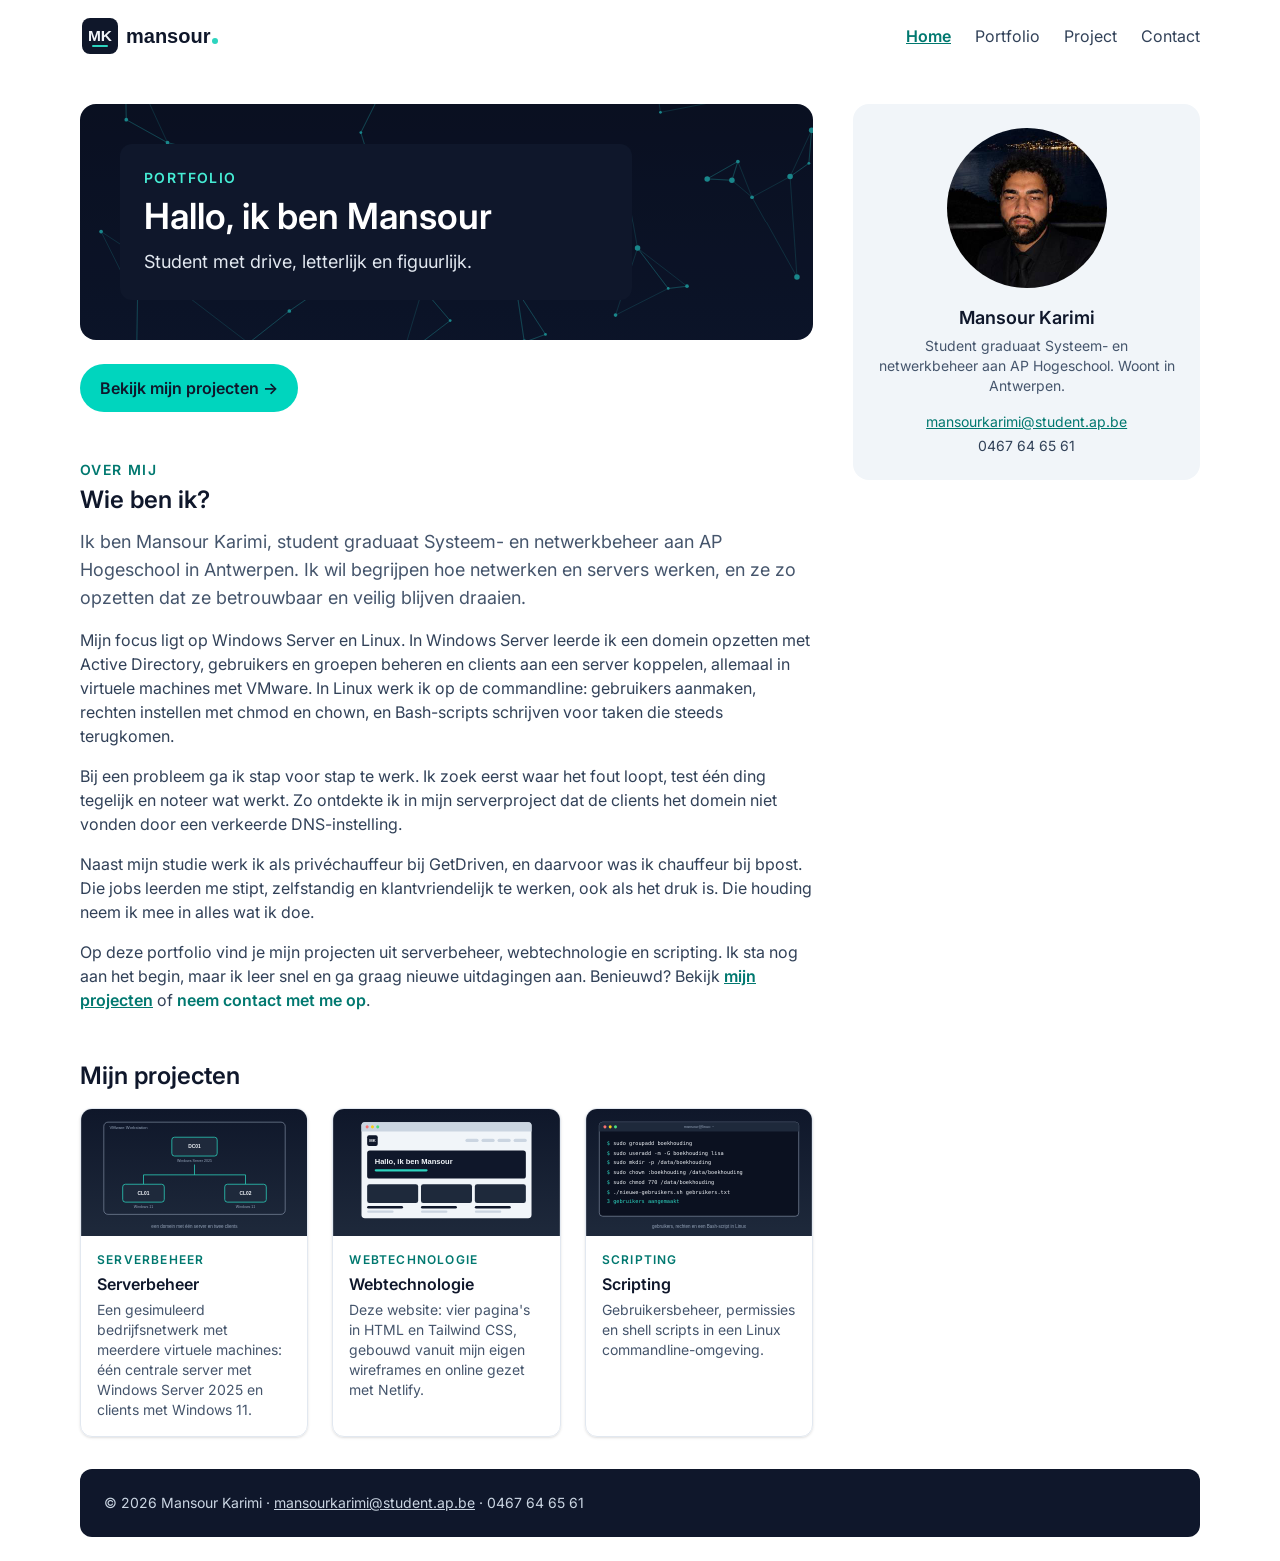
<file: index.html>
<!DOCTYPE html>
<html lang="nl-BE">

<head>
  <meta charset="UTF-8">
  <meta name="viewport" content="width=device-width, initial-scale=1.0">
  <title>Mansour Karimi — portfolio systeem- en netwerkbeheer</title>
  <meta name="description" content="Portfolio van Mansour Karimi, student graduaat Systeem- en netwerkbeheer aan AP Hogeschool in Antwerpen. Bekijk mijn projecten.">
  <!-- Lettertype Inter van Google Fonts -->
  <link rel="preconnect" href="https://fonts.googleapis.com">
  <link rel="preconnect" href="https://fonts.gstatic.com" crossorigin>
  <link href="https://fonts.googleapis.com/css2?family=Inter:wght@400;600&amp;display=swap" rel="stylesheet">
  <!-- Tailwind (gebouwd met de CLI) en daarna mijn eigen CSS -->
  <link rel="stylesheet" href="css/tailwind.css">
  <link rel="stylesheet" href="css/style.css">
</head>
<body class="bg-white text-slate-700">
  <!-- Skiplink: verschijnt pas als je op Tab drukt -->
  <a href="#inhoud" class="sr-only focus:not-sr-only focus:absolute focus-visible:outline-2 focus-visible:outline-offset-2 focus-visible:outline-teal-700">Ga naar de inhoud</a>

  <!-- Buitenste blok: alles staat in het midden, maximaal 72rem breed -->
  <div class="mx-auto max-w-6xl px-4">

    <!-- Header + navigatie -->
    <header class="flex flex-wrap items-center justify-between gap-4 py-4">
      <!-- Logo -->
      <a href="index.html" class="focus-visible:outline-2 focus-visible:outline-offset-2 focus-visible:outline-teal-700">
        <img src="assets/images/logo-horizontaal.svg" alt="Mansour Karimi, naar de startpagina" width="150" height="40">
      </a>

      <!-- Menuknop voor de gsm: een verborgen checkbox met een label (zonder JavaScript) -->
      <input type="checkbox" id="menu-knop" class="peer sr-only">
      <label for="menu-knop" class="rounded border border-slate-300 px-4 py-2 peer-focus-visible:outline-2 peer-focus-visible:outline-teal-700 md:hidden">☰ Menu</label>

      <!-- Menu: verborgen op de gsm, zichtbaar als de checkbox aangevinkt is en altijd vanaf md -->
      <nav aria-label="Hoofdmenu" class="hidden w-full peer-checked:block md:block md:w-auto">
        <ul class="flex flex-col gap-3 md:flex-row md:gap-6">
          <li><a href="index.html" aria-current="page" class="font-semibold text-teal-700 underline focus-visible:outline-2 focus-visible:outline-offset-2 focus-visible:outline-teal-700">Home</a></li>
          <li><a href="portfolio.html" class="hover:text-teal-700 focus-visible:outline-2 focus-visible:outline-offset-2 focus-visible:outline-teal-700">Portfolio</a></li>
          <li><a href="project.html" class="hover:text-teal-700 focus-visible:outline-2 focus-visible:outline-offset-2 focus-visible:outline-teal-700">Project</a></li>
          <li><a href="contact.html" class="hover:text-teal-700 focus-visible:outline-2 focus-visible:outline-offset-2 focus-visible:outline-teal-700">Contact</a></li>
        </ul>
      </nav>
    </header>

    <!-- Inhoud: main en aside naast elkaar op een laptop, onder elkaar op tablet en gsm -->
    <div class="grid gap-10 py-8 lg:grid-cols-3">

      <!-- Main -->
      <main id="inhoud" class="lg:col-span-2">
        <!-- Kopblok met achtergrondafbeelding en een donkere laag -->
        <section class="rounded-2xl bg-[url(../assets/images/sfeerbeeld1-netwerk.svg)] bg-cover bg-center bg-slate-400 bg-blend-multiply p-6 sm:p-10">
          <div class="max-w-lg rounded-xl bg-slate-900 p-6">
            <p class="text-sm font-semibold uppercase tracking-widest text-teal-300">Portfolio</p>
            <h1 class="mt-2 text-4xl font-semibold text-white">Hallo, ik ben Mansour</h1>
            <p class="mt-3 text-lg text-slate-200">Student met drive, letterlijk en figuurlijk.</p>
          </div>
        </section>
        <p class="mt-6"><a href="portfolio.html" class="inline-flex items-center gap-2 rounded-full bg-teal-400 px-5 py-3 font-semibold text-slate-900 hover:bg-teal-300 focus-visible:outline-2 focus-visible:outline-offset-2 focus-visible:outline-teal-700">Bekijk mijn projecten →</a></p>

        <!-- Over mij -->
        <section class="mt-12">
          <p class="text-sm font-semibold uppercase tracking-widest text-teal-700">Over mij</p>
          <h2 class="mt-1 text-2xl font-semibold text-slate-900">Wie ben ik?</h2>
          <p class="mt-3 text-lg text-slate-600">Ik ben Mansour Karimi, student graduaat Systeem- en netwerkbeheer aan AP Hogeschool in Antwerpen. Ik wil begrijpen hoe netwerken en servers werken, en ze zo opzetten dat ze betrouwbaar en veilig blijven draaien.</p>
          <p class="mt-4">Mijn focus ligt op Windows Server en Linux. In Windows Server leerde ik een domein opzetten met Active Directory, gebruikers en groepen beheren en clients aan een server koppelen, allemaal in virtuele machines met VMware. In Linux werk ik op de commandline: gebruikers aanmaken, rechten instellen met chmod en chown, en Bash-scripts schrijven voor taken die steeds terugkomen.</p>
          <p class="mt-4">Bij een probleem ga ik stap voor stap te werk. Ik zoek eerst waar het fout loopt, test één ding tegelijk en noteer wat werkt. Zo ontdekte ik in mijn serverproject dat de clients het domein niet vonden door een verkeerde DNS-instelling.</p>
          <p class="mt-4">Naast mijn studie werk ik als privéchauffeur bij GetDriven, en daarvoor was ik chauffeur bij bpost. Die jobs leerden me stipt, zelfstandig en klantvriendelijk te werken, ook als het druk is. Die houding neem ik mee in alles wat ik doe.</p>
          <p class="mt-4">Op deze portfolio vind je mijn projecten uit serverbeheer, webtechnologie en scripting. Ik sta nog aan het begin, maar ik leer snel en ga graag nieuwe uitdagingen aan. Benieuwd? Bekijk <a href="portfolio.html" class="font-semibold text-teal-700 underline focus-visible:outline-2 focus-visible:outline-offset-2 focus-visible:outline-teal-700">mijn projecten</a> of <a href="contact.html" class="font-semibold text-teal-700 hover:underline focus-visible:outline-2 focus-visible:outline-offset-2 focus-visible:outline-teal-700">neem contact met me op</a>.</p>
        </section>

        <!-- Mijn projecten: drie kaarten -->
        <section class="mt-12">
          <h2 class="text-2xl font-semibold text-slate-900">Mijn projecten</h2>
          <div class="mt-4 grid gap-6 sm:grid-cols-2 lg:grid-cols-3">

          <!-- Project 1: Serverbeheer -->
          <article class="overflow-hidden rounded-xl border border-slate-200 shadow-sm">
            <img src="assets/images/project-virtuele-serveromgeving.svg" alt="Schema van server DC01 met de clients CL01 en CL02 in VMware" width="1200" height="675" class="aspect-video w-full object-cover">
            <div class="p-4">
              <p class="text-xs font-semibold uppercase tracking-widest text-teal-700">serverbeheer</p>
              <h3 class="mt-1 font-semibold text-slate-900"><a href="project.html#serverbeheer" class="hover:underline focus-visible:outline-2 focus-visible:outline-offset-2 focus-visible:outline-teal-700">Serverbeheer</a></h3>
              <p class="mt-1 text-sm text-slate-600">Een gesimuleerd bedrijfsnetwerk met meerdere virtuele machines: één centrale server met Windows Server 2025 en clients met Windows 11.</p>
            </div>
          </article>

          <!-- Project 2: Webtechnologie -->
          <article class="overflow-hidden rounded-xl border border-slate-200 shadow-sm">
            <img src="assets/images/project-portfolio-website.svg" alt="Schets van de startpagina van deze website" width="1200" height="675" class="aspect-video w-full object-cover">
            <div class="p-4">
              <p class="text-xs font-semibold uppercase tracking-widest text-teal-700">webtechnologie</p>
              <h3 class="mt-1 font-semibold text-slate-900"><a href="project.html#webtechnologie" class="hover:underline focus-visible:outline-2 focus-visible:outline-offset-2 focus-visible:outline-teal-700">Webtechnologie</a></h3>
              <p class="mt-1 text-sm text-slate-600">Deze website: vier pagina's in HTML en Tailwind CSS, gebouwd vanuit mijn eigen wireframes en online gezet met Netlify.</p>
            </div>
          </article>

          <!-- Project 3: Scripting -->
          <article class="overflow-hidden rounded-xl border border-slate-200 shadow-sm">
            <img src="assets/images/project-scripting.svg" alt="Terminalvenster met Linux-commando's voor gebruikers, groepen en rechten" width="1200" height="675" class="aspect-video w-full object-cover">
            <div class="p-4">
              <p class="text-xs font-semibold uppercase tracking-widest text-teal-700">scripting</p>
              <h3 class="mt-1 font-semibold text-slate-900"><a href="project.html#scripting" class="hover:underline focus-visible:outline-2 focus-visible:outline-offset-2 focus-visible:outline-teal-700">Scripting</a></h3>
              <p class="mt-1 text-sm text-slate-600">Gebruikersbeheer, permissies en shell scripts in een Linux commandline-omgeving.</p>
            </div>
          </article>

          </div>
        </section>
      </main>

      <!-- Aside -->
      <aside class="space-y-8">
        <!-- Profielfoto en contact -->
        <section class="rounded-2xl bg-slate-100 p-6 text-center">
          <img src="assets/images/profielfoto-mansour.jpg" alt="Mansour Karimi in een zwart pak, met een meer en bergen achter hem" width="320" height="320" class="mx-auto size-40 rounded-full object-cover">
          <h2 class="mt-4 text-lg font-semibold text-slate-900">Mansour Karimi</h2>
          <p class="mt-1 text-sm text-slate-600">Student graduaat Systeem- en netwerkbeheer aan AP Hogeschool. Woont in Antwerpen.</p>
          <p class="mt-4 text-sm"><a href="mailto:mansourkarimi@student.ap.be" class="text-teal-700 underline focus-visible:outline-2 focus-visible:outline-offset-2 focus-visible:outline-teal-700">mansourkarimi@student.ap.be</a></p>
          <p class="mt-1 text-sm">0467 64 65 61</p>
        </section>
      </aside>

    </div>

    <!-- Footer -->
    <footer class="mb-6 rounded-xl bg-slate-900 p-6 text-sm text-slate-300">
      <p>&copy; 2026 Mansour Karimi · <a href="mailto:mansourkarimi@student.ap.be" class="underline hover:text-teal-300 focus-visible:outline-2 focus-visible:outline-offset-2 focus-visible:outline-teal-700">mansourkarimi@student.ap.be</a> · 0467 64 65 61</p>
    </footer>

  </div>
</body>

</html>
</file>
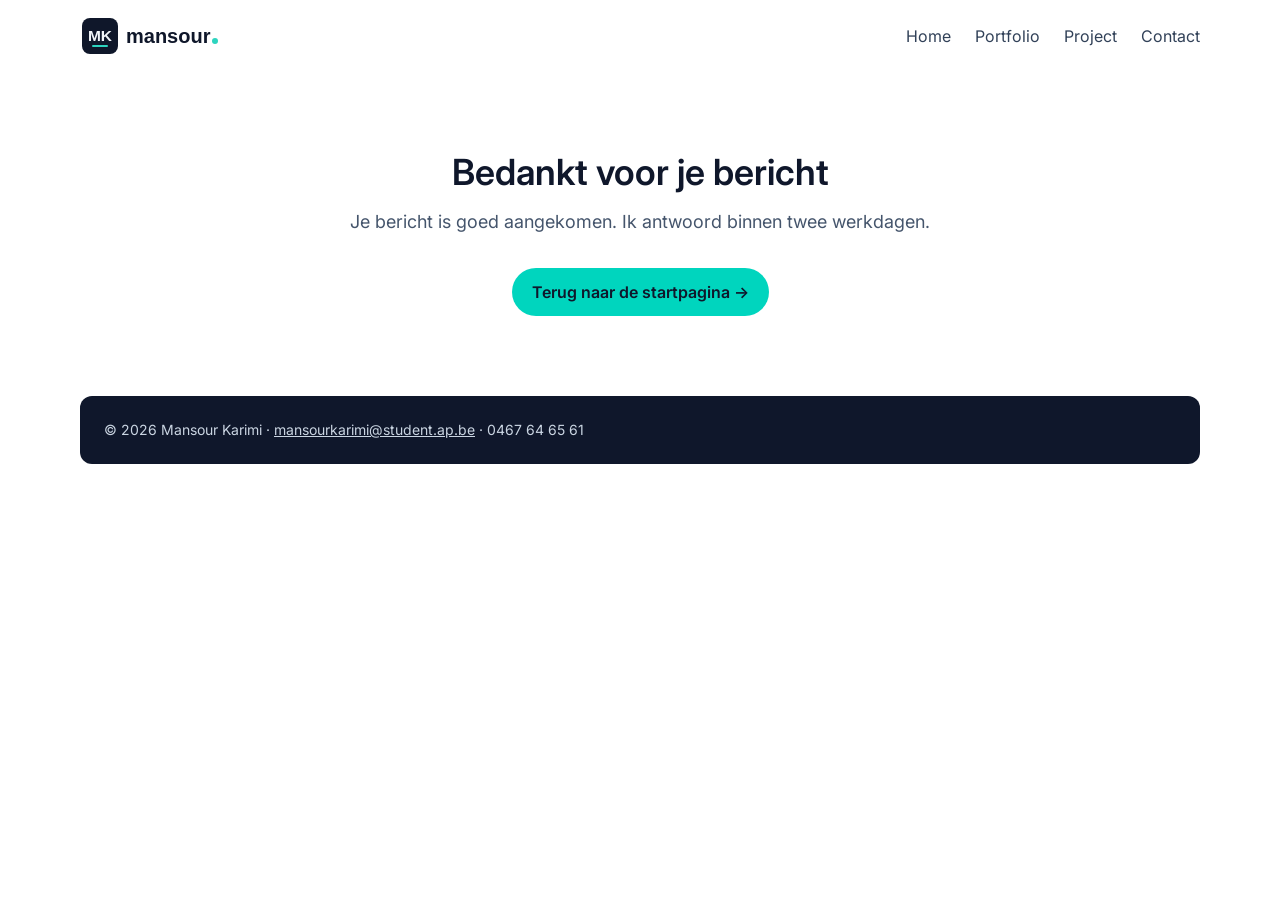
<file: bedankt.html>
<!DOCTYPE html>
<html lang="nl-BE">

<head>
  <meta charset="UTF-8">
  <meta name="viewport" content="width=device-width, initial-scale=1.0">
  <title>Bedankt — Mansour Karimi</title>
  <meta name="description" content="Je bericht aan Mansour Karimi is goed verstuurd. Ik antwoord binnen twee werkdagen.">
  <!-- Lettertype Inter van Google Fonts -->
  <link rel="preconnect" href="https://fonts.googleapis.com">
  <link rel="preconnect" href="https://fonts.gstatic.com" crossorigin>
  <link href="https://fonts.googleapis.com/css2?family=Inter:wght@400;600&amp;display=swap" rel="stylesheet">
  <!-- Tailwind (gebouwd met de CLI) en daarna mijn eigen CSS -->
  <link rel="stylesheet" href="css/tailwind.css">
  <link rel="stylesheet" href="css/style.css">
</head>
<body class="bg-white text-slate-700">
  <!-- Skiplink: verschijnt pas als je op Tab drukt -->
  <a href="#inhoud" class="sr-only focus:not-sr-only focus:absolute focus-visible:outline-2 focus-visible:outline-offset-2 focus-visible:outline-teal-700">Ga naar de inhoud</a>

  <!-- Buitenste blok: alles staat in het midden, maximaal 72rem breed -->
  <div class="mx-auto max-w-6xl px-4">

    <!-- Header + navigatie -->
    <header class="flex flex-wrap items-center justify-between gap-4 py-4">
      <!-- Logo -->
      <a href="index.html" class="focus-visible:outline-2 focus-visible:outline-offset-2 focus-visible:outline-teal-700">
        <img src="assets/images/logo-horizontaal.svg" alt="Mansour Karimi, naar de startpagina" width="150" height="40">
      </a>

      <!-- Menuknop voor de gsm: een verborgen checkbox met een label (zonder JavaScript) -->
      <input type="checkbox" id="menu-knop" class="peer sr-only">
      <label for="menu-knop" class="rounded border border-slate-300 px-4 py-2 peer-focus-visible:outline-2 peer-focus-visible:outline-teal-700 md:hidden">☰ Menu</label>

      <!-- Menu: verborgen op de gsm, zichtbaar als de checkbox aangevinkt is en altijd vanaf md -->
      <nav aria-label="Hoofdmenu" class="hidden w-full peer-checked:block md:block md:w-auto">
        <ul class="flex flex-col gap-3 md:flex-row md:gap-6">
          <li><a href="index.html" class="hover:text-teal-700 focus-visible:outline-2 focus-visible:outline-offset-2 focus-visible:outline-teal-700">Home</a></li>
          <li><a href="portfolio.html" class="hover:text-teal-700 focus-visible:outline-2 focus-visible:outline-offset-2 focus-visible:outline-teal-700">Portfolio</a></li>
          <li><a href="project.html" class="hover:text-teal-700 focus-visible:outline-2 focus-visible:outline-offset-2 focus-visible:outline-teal-700">Project</a></li>
          <li><a href="contact.html" class="hover:text-teal-700 focus-visible:outline-2 focus-visible:outline-offset-2 focus-visible:outline-teal-700">Contact</a></li>
        </ul>
      </nav>
    </header>

    <!-- Main -->
    <main id="inhoud" class="py-20 text-center">
      <h1 class="text-4xl font-semibold text-slate-900">Bedankt voor je bericht</h1>
      <p class="mt-4 text-lg text-slate-600">Je bericht is goed aangekomen. Ik antwoord binnen twee werkdagen.</p>
      <p class="mt-8"><a href="index.html" class="inline-flex items-center gap-2 rounded-full bg-teal-400 px-5 py-3 font-semibold text-slate-900 hover:bg-teal-300 focus-visible:outline-2 focus-visible:outline-offset-2 focus-visible:outline-teal-700">Terug naar de startpagina →</a></p>
    </main>

    <!-- Footer -->
    <footer class="mb-6 rounded-xl bg-slate-900 p-6 text-sm text-slate-300">
      <p>&copy; 2026 Mansour Karimi · <a href="mailto:mansourkarimi@student.ap.be" class="underline hover:text-teal-300 focus-visible:outline-2 focus-visible:outline-offset-2 focus-visible:outline-teal-700">mansourkarimi@student.ap.be</a> · 0467 64 65 61</p>
    </footer>

  </div>
</body>

</html>
</file>
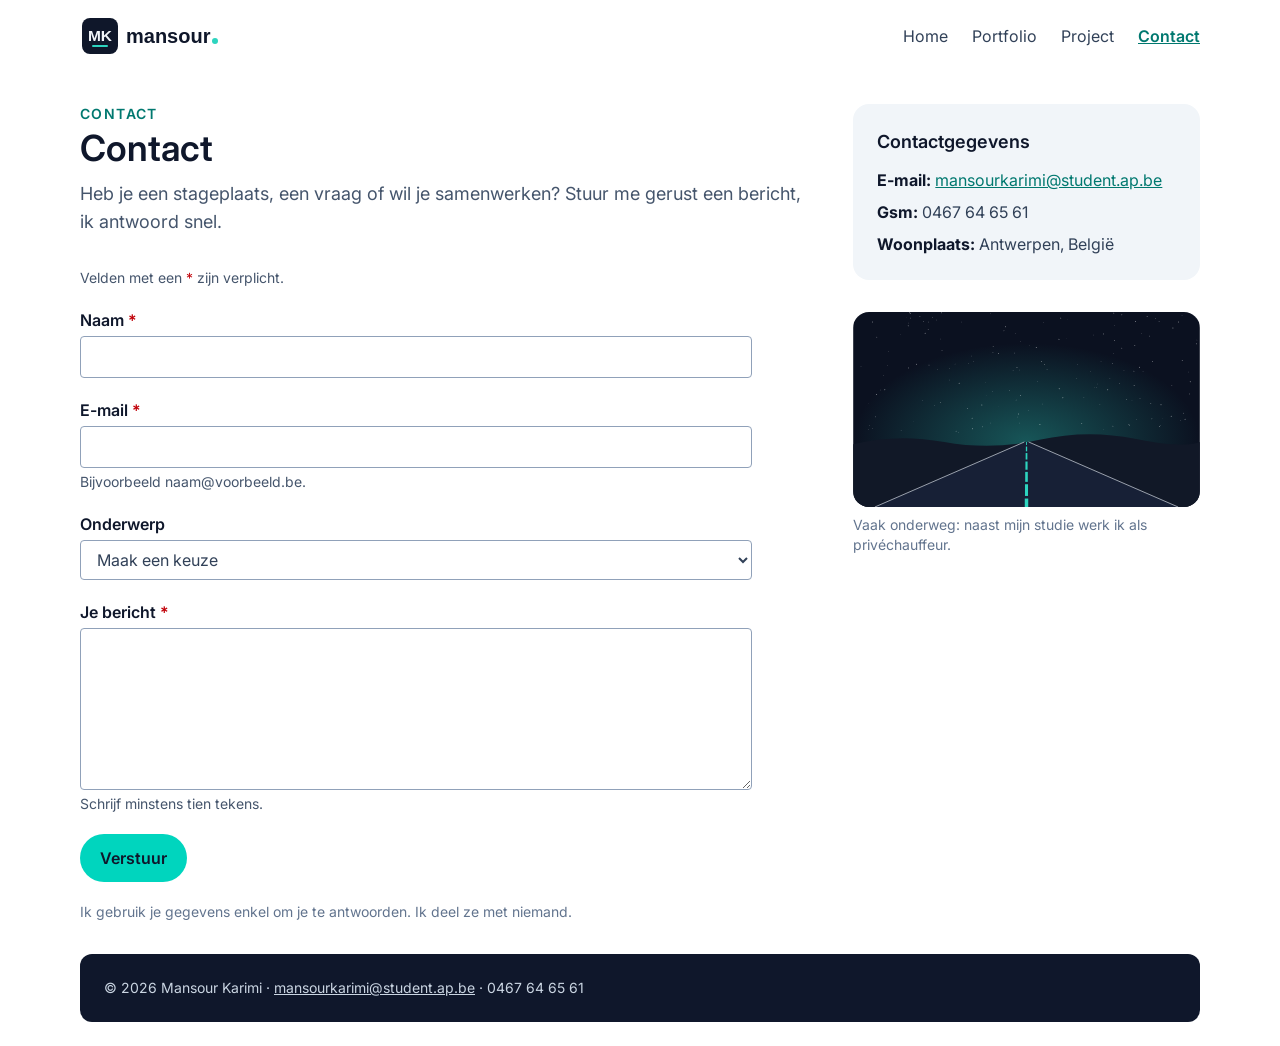
<file: contact.html>
<!DOCTYPE html>
<html lang="nl-BE">

<head>
  <meta charset="UTF-8">
  <meta name="viewport" content="width=device-width, initial-scale=1.0">
  <title>Contact — Mansour Karimi</title>
  <meta name="description" content="Stuur Mansour Karimi een bericht over een stageplaats, een project of een vraag. Student systeem- en netwerkbeheer in Antwerpen.">
  <!-- Lettertype Inter van Google Fonts -->
  <link rel="preconnect" href="https://fonts.googleapis.com">
  <link rel="preconnect" href="https://fonts.gstatic.com" crossorigin>
  <link href="https://fonts.googleapis.com/css2?family=Inter:wght@400;600&amp;display=swap" rel="stylesheet">
  <!-- Tailwind (gebouwd met de CLI) en daarna mijn eigen CSS -->
  <link rel="stylesheet" href="css/tailwind.css">
  <link rel="stylesheet" href="css/style.css">
</head>
<body class="bg-white text-slate-700">
  <!-- Skiplink: verschijnt pas als je op Tab drukt -->
  <a href="#inhoud" class="sr-only focus:not-sr-only focus:absolute focus-visible:outline-2 focus-visible:outline-offset-2 focus-visible:outline-teal-700">Ga naar de inhoud</a>

  <!-- Buitenste blok: alles staat in het midden, maximaal 72rem breed -->
  <div class="mx-auto max-w-6xl px-4">

    <!-- Header + navigatie -->
    <header class="flex flex-wrap items-center justify-between gap-4 py-4">
      <!-- Logo -->
      <a href="index.html" class="focus-visible:outline-2 focus-visible:outline-offset-2 focus-visible:outline-teal-700">
        <img src="assets/images/logo-horizontaal.svg" alt="Mansour Karimi, naar de startpagina" width="150" height="40">
      </a>

      <!-- Menuknop voor de gsm: een verborgen checkbox met een label (zonder JavaScript) -->
      <input type="checkbox" id="menu-knop" class="peer sr-only">
      <label for="menu-knop" class="rounded border border-slate-300 px-4 py-2 peer-focus-visible:outline-2 peer-focus-visible:outline-teal-700 md:hidden">☰ Menu</label>

      <!-- Menu: verborgen op de gsm, zichtbaar als de checkbox aangevinkt is en altijd vanaf md -->
      <nav aria-label="Hoofdmenu" class="hidden w-full peer-checked:block md:block md:w-auto">
        <ul class="flex flex-col gap-3 md:flex-row md:gap-6">
          <li><a href="index.html" class="hover:text-teal-700 focus-visible:outline-2 focus-visible:outline-offset-2 focus-visible:outline-teal-700">Home</a></li>
          <li><a href="portfolio.html" class="hover:text-teal-700 focus-visible:outline-2 focus-visible:outline-offset-2 focus-visible:outline-teal-700">Portfolio</a></li>
          <li><a href="project.html" class="hover:text-teal-700 focus-visible:outline-2 focus-visible:outline-offset-2 focus-visible:outline-teal-700">Project</a></li>
          <li><a href="contact.html" aria-current="page" class="font-semibold text-teal-700 underline focus-visible:outline-2 focus-visible:outline-offset-2 focus-visible:outline-teal-700">Contact</a></li>
        </ul>
      </nav>
    </header>

    <!-- Inhoud: main en aside naast elkaar op een laptop, onder elkaar op tablet en gsm -->
    <div class="grid gap-10 py-8 lg:grid-cols-3">

      <!-- Main -->
      <main id="inhoud" class="lg:col-span-2">
        <p class="text-sm font-semibold uppercase tracking-widest text-teal-700">Contact</p>
        <h1 class="mt-1 text-4xl font-semibold text-slate-900">Contact</h1>
        <p class="mt-3 text-lg text-slate-600">Heb je een stageplaats, een vraag of wil je samenwerken? Stuur me gerust een bericht, ik antwoord snel.</p>

        <!-- Contactformulier: Netlify vangt de berichten op (data-netlify="true") -->
        <form name="contact" method="POST" action="/bedankt.html" data-netlify="true" netlify-honeypot="bot-field" class="mt-8 max-w-2xl space-y-5">
          <p class="text-sm text-slate-600">Velden met een <span class="text-red-700">*</span> zijn verplicht.</p>

          <!-- Honeypot tegen spam: verborgen, alleen een robot vult dit in -->
          <p class="hidden">
            <label>Niet invullen als je een mens bent: <input type="text" name="bot-field"></label>
          </p>

          <!-- Naam -->
          <div>
            <label for="naam" class="font-semibold text-slate-900">Naam <span class="text-red-700">*</span></label>
            <input type="text" id="naam" name="naam" autocomplete="name" required class="peer mt-1 block w-full rounded border border-slate-400 px-3 py-2 user-invalid:border-red-700 focus-visible:outline-2 focus-visible:outline-offset-2 focus-visible:outline-teal-700">
            <p class="mt-1 hidden text-sm text-red-700 peer-user-invalid:block">Vul je naam in.</p>
          </div>

          <!-- E-mail, met een hulptekst en een foutmelding -->
          <div>
            <label for="mail" class="font-semibold text-slate-900">E-mail <span class="text-red-700">*</span></label>
            <input type="email" id="mail" name="email" autocomplete="email" required aria-describedby="mail-hulp" class="peer mt-1 block w-full rounded border border-slate-400 px-3 py-2 user-invalid:border-red-700 focus-visible:outline-2 focus-visible:outline-offset-2 focus-visible:outline-teal-700">
            <p id="mail-hulp" class="mt-1 text-sm text-slate-600">Bijvoorbeeld naam@voorbeeld.be.</p>
            <p class="mt-1 hidden text-sm text-red-700 peer-user-invalid:block">Dit e-mailadres klopt niet.</p>
          </div>

          <!-- Onderwerp -->
          <div>
            <label for="onderwerp" class="font-semibold text-slate-900">Onderwerp</label>
            <select id="onderwerp" name="onderwerp" class="mt-1 block w-full rounded border border-slate-400 px-3 py-2 user-invalid:border-red-700 focus-visible:outline-2 focus-visible:outline-offset-2 focus-visible:outline-teal-700">
              <option value="">Maak een keuze</option>
              <option>Stage</option>
              <option>Project</option>
              <option>Een vraag</option>
            </select>
          </div>

          <!-- Bericht -->
          <div>
            <label for="bericht" class="font-semibold text-slate-900">Je bericht <span class="text-red-700">*</span></label>
            <textarea id="bericht" name="bericht" rows="6" required minlength="10" aria-describedby="bericht-hulp" class="peer mt-1 block w-full rounded border border-slate-400 px-3 py-2 user-invalid:border-red-700 focus-visible:outline-2 focus-visible:outline-offset-2 focus-visible:outline-teal-700"></textarea>
            <p id="bericht-hulp" class="mt-1 text-sm text-slate-600">Schrijf minstens tien tekens.</p>
            <p class="mt-1 hidden text-sm text-red-700 peer-user-invalid:block">Je bericht is te kort.</p>
          </div>

          <!-- Verstuurknop en privacy -->
          <button type="submit" class="inline-flex items-center gap-2 rounded-full bg-teal-400 px-5 py-3 font-semibold text-slate-900 hover:bg-teal-300 focus-visible:outline-2 focus-visible:outline-offset-2 focus-visible:outline-teal-700">Verstuur</button>
          <p class="text-sm text-slate-500">Ik gebruik je gegevens enkel om je te antwoorden. Ik deel ze met niemand.</p>
        </form>
      </main>

      <!-- Aside -->
      <aside class="space-y-8">
        <!-- Contactgegevens -->
        <section class="rounded-2xl bg-slate-100 p-6">
          <h2 class="text-lg font-semibold text-slate-900">Contactgegevens</h2>
          <ul class="mt-3 space-y-2">
            <li><strong class="text-slate-900">E-mail:</strong> <a href="mailto:mansourkarimi@student.ap.be" class="text-teal-700 underline focus-visible:outline-2 focus-visible:outline-offset-2 focus-visible:outline-teal-700">mansourkarimi@student.ap.be</a></li>
            <li><strong class="text-slate-900">Gsm:</strong> 0467 64 65 61</li>
            <li><strong class="text-slate-900">Woonplaats:</strong> Antwerpen, België</li>
          </ul>
        </section>

        <!-- Foto met bijschrift -->
        <figure>
          <img src="assets/images/sfeerbeeld3-weg.svg" alt="Een weg die 's nachts onder een sterrenhemel de verte in loopt" width="1600" height="900" class="aspect-video w-full rounded-2xl object-cover">
          <figcaption class="mt-2 text-sm text-slate-500">Vaak onderweg: naast mijn studie werk ik als privéchauffeur.</figcaption>
        </figure>
      </aside>

    </div>

    <!-- Footer -->
    <footer class="mb-6 rounded-xl bg-slate-900 p-6 text-sm text-slate-300">
      <p>&copy; 2026 Mansour Karimi · <a href="mailto:mansourkarimi@student.ap.be" class="underline hover:text-teal-300 focus-visible:outline-2 focus-visible:outline-offset-2 focus-visible:outline-teal-700">mansourkarimi@student.ap.be</a> · 0467 64 65 61</p>
    </footer>

  </div>
</body>

</html>
</file>
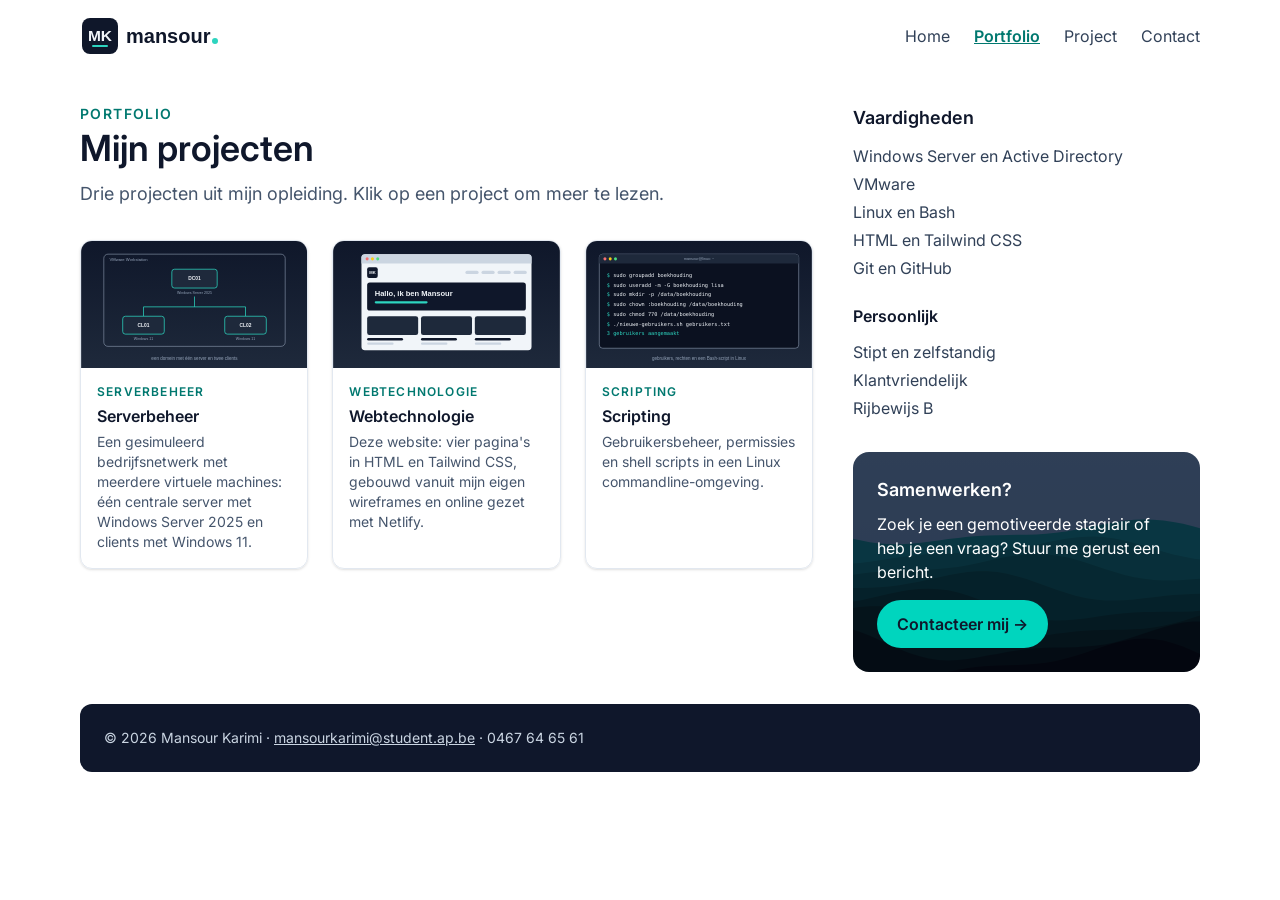
<file: portfolio.html>
<!DOCTYPE html>
<html lang="nl-BE">

<head>
  <meta charset="UTF-8">
  <meta name="viewport" content="width=device-width, initial-scale=1.0">
  <title>Projecten — Mansour Karimi</title>
  <meta name="description" content="Drie projecten van Mansour Karimi: serverbeheer met VMware en Active Directory, webtechnologie met deze website, en scripting in Linux.">
  <!-- Lettertype Inter van Google Fonts -->
  <link rel="preconnect" href="https://fonts.googleapis.com">
  <link rel="preconnect" href="https://fonts.gstatic.com" crossorigin>
  <link href="https://fonts.googleapis.com/css2?family=Inter:wght@400;600&amp;display=swap" rel="stylesheet">
  <!-- Tailwind (gebouwd met de CLI) en daarna mijn eigen CSS -->
  <link rel="stylesheet" href="css/tailwind.css">
  <link rel="stylesheet" href="css/style.css">
</head>
<body class="bg-white text-slate-700">
  <!-- Skiplink: verschijnt pas als je op Tab drukt -->
  <a href="#inhoud" class="sr-only focus:not-sr-only focus:absolute focus-visible:outline-2 focus-visible:outline-offset-2 focus-visible:outline-teal-700">Ga naar de inhoud</a>

  <!-- Buitenste blok: alles staat in het midden, maximaal 72rem breed -->
  <div class="mx-auto max-w-6xl px-4">

    <!-- Header + navigatie -->
    <header class="flex flex-wrap items-center justify-between gap-4 py-4">
      <!-- Logo -->
      <a href="index.html" class="focus-visible:outline-2 focus-visible:outline-offset-2 focus-visible:outline-teal-700">
        <img src="assets/images/logo-horizontaal.svg" alt="Mansour Karimi, naar de startpagina" width="150" height="40">
      </a>

      <!-- Menuknop voor de gsm: een verborgen checkbox met een label (zonder JavaScript) -->
      <input type="checkbox" id="menu-knop" class="peer sr-only">
      <label for="menu-knop" class="rounded border border-slate-300 px-4 py-2 peer-focus-visible:outline-2 peer-focus-visible:outline-teal-700 md:hidden">☰ Menu</label>

      <!-- Menu: verborgen op de gsm, zichtbaar als de checkbox aangevinkt is en altijd vanaf md -->
      <nav aria-label="Hoofdmenu" class="hidden w-full peer-checked:block md:block md:w-auto">
        <ul class="flex flex-col gap-3 md:flex-row md:gap-6">
          <li><a href="index.html" class="hover:text-teal-700 focus-visible:outline-2 focus-visible:outline-offset-2 focus-visible:outline-teal-700">Home</a></li>
          <li><a href="portfolio.html" aria-current="page" class="font-semibold text-teal-700 underline focus-visible:outline-2 focus-visible:outline-offset-2 focus-visible:outline-teal-700">Portfolio</a></li>
          <li><a href="project.html" class="hover:text-teal-700 focus-visible:outline-2 focus-visible:outline-offset-2 focus-visible:outline-teal-700">Project</a></li>
          <li><a href="contact.html" class="hover:text-teal-700 focus-visible:outline-2 focus-visible:outline-offset-2 focus-visible:outline-teal-700">Contact</a></li>
        </ul>
      </nav>
    </header>

    <!-- Inhoud: main en aside naast elkaar op een laptop, onder elkaar op tablet en gsm -->
    <div class="grid gap-10 py-8 lg:grid-cols-3">

      <!-- Main -->
      <main id="inhoud" class="lg:col-span-2">
        <p class="text-sm font-semibold uppercase tracking-widest text-teal-700">Portfolio</p>
        <h1 class="mt-1 text-4xl font-semibold text-slate-900">Mijn projecten</h1>
        <p class="mt-3 text-lg text-slate-600">Drie projecten uit mijn opleiding. Klik op een project om meer te lezen.</p>

        <!-- Raster met projectkaarten: 1 kolom op gsm, 2 op tablet, 3 op laptop -->
        <div class="mt-8 grid gap-6 sm:grid-cols-2 lg:grid-cols-3">

          <!-- Project 1: Serverbeheer -->
          <article class="overflow-hidden rounded-xl border border-slate-200 shadow-sm">
            <img src="assets/images/project-virtuele-serveromgeving.svg" alt="Schema van server DC01 met de clients CL01 en CL02 in VMware" width="1200" height="675" class="aspect-video w-full object-cover">
            <div class="p-4">
              <p class="text-xs font-semibold uppercase tracking-widest text-teal-700">serverbeheer</p>
              <h2 class="mt-1 font-semibold text-slate-900"><a href="project.html#serverbeheer" class="hover:underline focus-visible:outline-2 focus-visible:outline-offset-2 focus-visible:outline-teal-700">Serverbeheer</a></h2>
              <p class="mt-1 text-sm text-slate-600">Een gesimuleerd bedrijfsnetwerk met meerdere virtuele machines: één centrale server met Windows Server 2025 en clients met Windows 11.</p>
            </div>
          </article>

          <!-- Project 2: Webtechnologie -->
          <article class="overflow-hidden rounded-xl border border-slate-200 shadow-sm">
            <img src="assets/images/project-portfolio-website.svg" alt="Schets van de startpagina van deze website" width="1200" height="675" class="aspect-video w-full object-cover">
            <div class="p-4">
              <p class="text-xs font-semibold uppercase tracking-widest text-teal-700">webtechnologie</p>
              <h2 class="mt-1 font-semibold text-slate-900"><a href="project.html#webtechnologie" class="hover:underline focus-visible:outline-2 focus-visible:outline-offset-2 focus-visible:outline-teal-700">Webtechnologie</a></h2>
              <p class="mt-1 text-sm text-slate-600">Deze website: vier pagina's in HTML en Tailwind CSS, gebouwd vanuit mijn eigen wireframes en online gezet met Netlify.</p>
            </div>
          </article>

          <!-- Project 3: Scripting -->
          <article class="overflow-hidden rounded-xl border border-slate-200 shadow-sm">
            <img src="assets/images/project-scripting.svg" alt="Terminalvenster met Linux-commando's voor gebruikers, groepen en rechten" width="1200" height="675" class="aspect-video w-full object-cover">
            <div class="p-4">
              <p class="text-xs font-semibold uppercase tracking-widest text-teal-700">scripting</p>
              <h2 class="mt-1 font-semibold text-slate-900"><a href="project.html#scripting" class="hover:underline focus-visible:outline-2 focus-visible:outline-offset-2 focus-visible:outline-teal-700">Scripting</a></h2>
              <p class="mt-1 text-sm text-slate-600">Gebruikersbeheer, permissies en shell scripts in een Linux commandline-omgeving.</p>
            </div>
          </article>

        </div>
      </main>

      <!-- Aside -->
      <aside class="space-y-8">
        <!-- Vaardigheden -->
        <section>
          <h2 class="text-lg font-semibold text-slate-900">Vaardigheden</h2>
          <ul class="mt-3 space-y-1">
            <li>Windows Server en Active Directory</li>
            <li>VMware</li>
            <li>Linux en Bash</li>
            <li>HTML en Tailwind CSS</li>
            <li>Git en GitHub</li>
          </ul>
          <h3 class="mt-6 font-semibold text-slate-900">Persoonlijk</h3>
          <ul class="mt-3 space-y-1">
            <li>Stipt en zelfstandig</li>
            <li>Klantvriendelijk</li>
            <li>Rijbewijs B</li>
          </ul>
        </section>

        <!-- Blok met achtergrondafbeelding -->
        <section class="rounded-2xl bg-[url(../assets/images/sfeerbeeld2-golven.svg)] bg-cover bg-center bg-slate-700 bg-blend-multiply p-6 text-white">
          <h2 class="text-lg font-semibold">Samenwerken?</h2>
          <p class="mt-2">Zoek je een gemotiveerde stagiair of heb je een vraag? Stuur me gerust een bericht.</p>
          <p class="mt-4"><a href="contact.html" class="inline-flex items-center gap-2 rounded-full bg-teal-400 px-5 py-3 font-semibold text-slate-900 hover:bg-teal-300 focus-visible:outline-2 focus-visible:outline-offset-2 focus-visible:outline-teal-700">Contacteer mij →</a></p>
        </section>
      </aside>

    </div>

    <!-- Footer -->
    <footer class="mb-6 rounded-xl bg-slate-900 p-6 text-sm text-slate-300">
      <p>&copy; 2026 Mansour Karimi · <a href="mailto:mansourkarimi@student.ap.be" class="underline hover:text-teal-300 focus-visible:outline-2 focus-visible:outline-offset-2 focus-visible:outline-teal-700">mansourkarimi@student.ap.be</a> · 0467 64 65 61</p>
    </footer>

  </div>
</body>

</html>
</file>
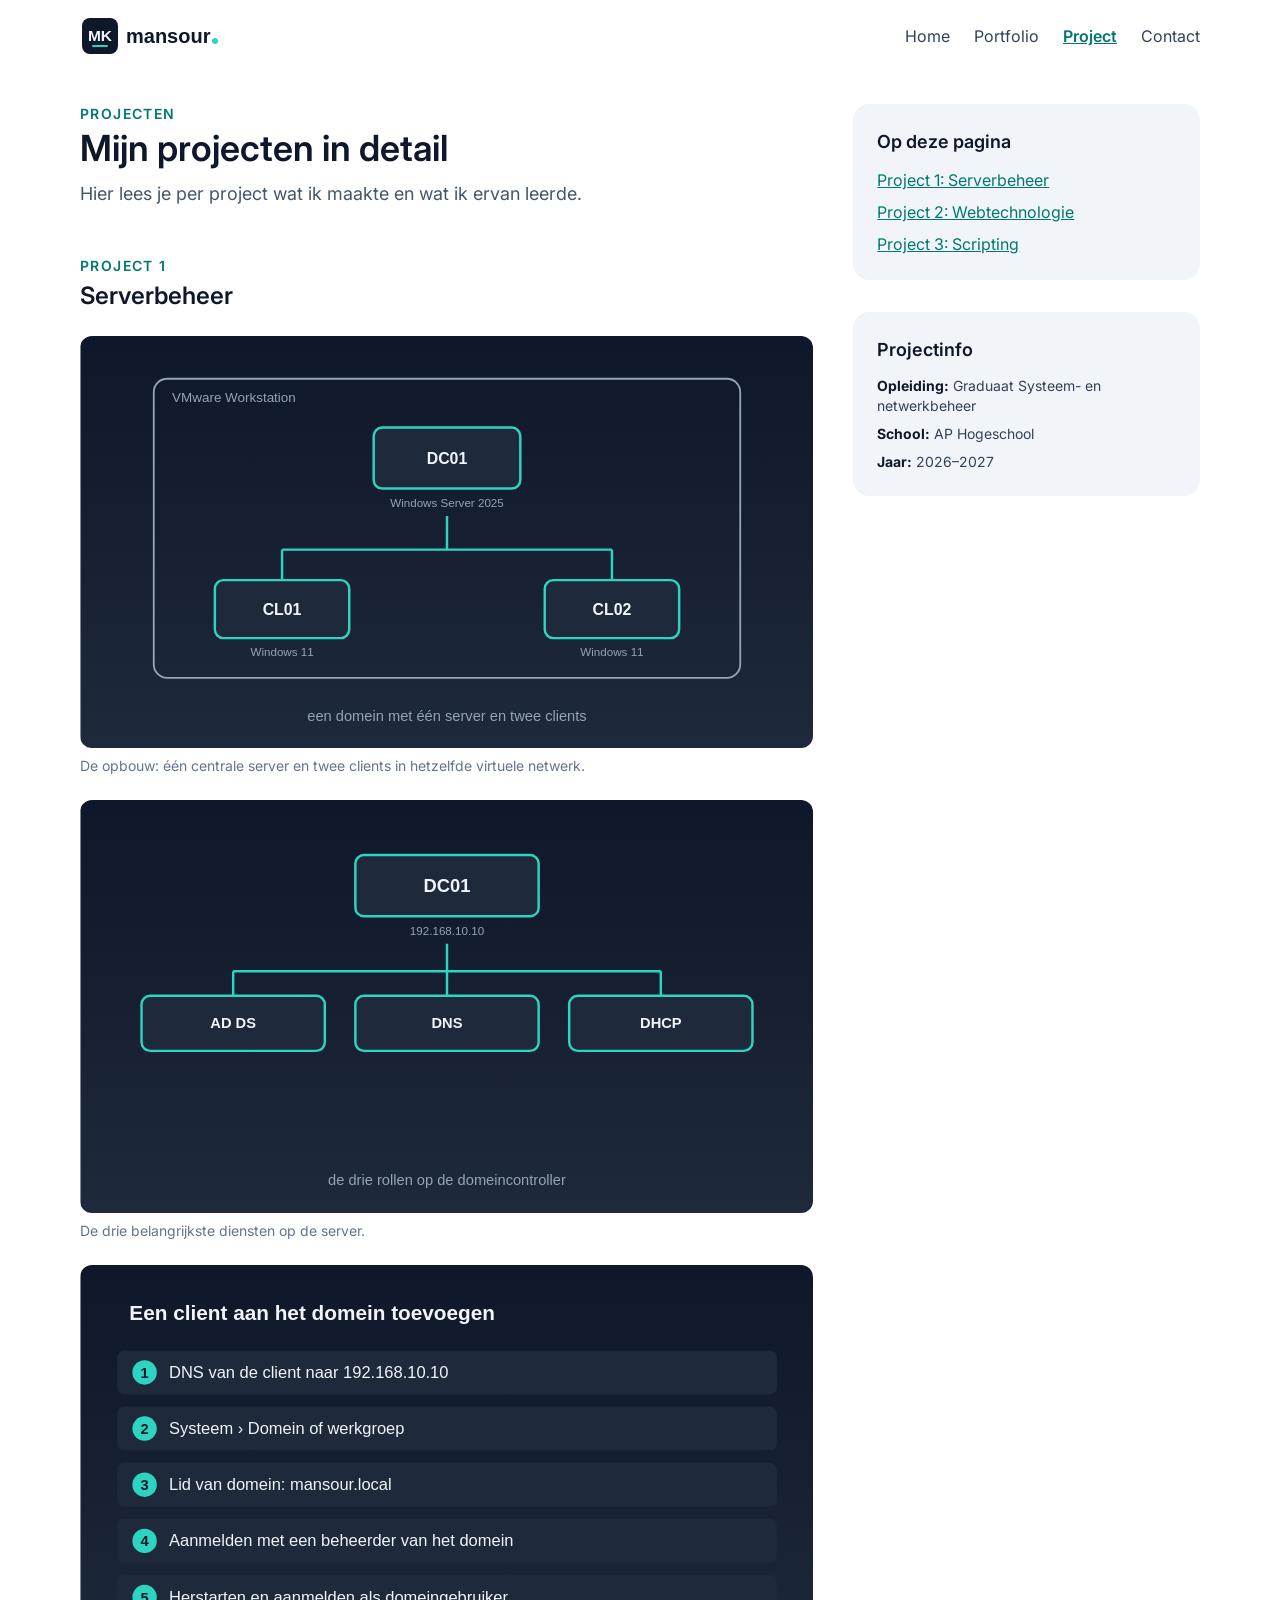
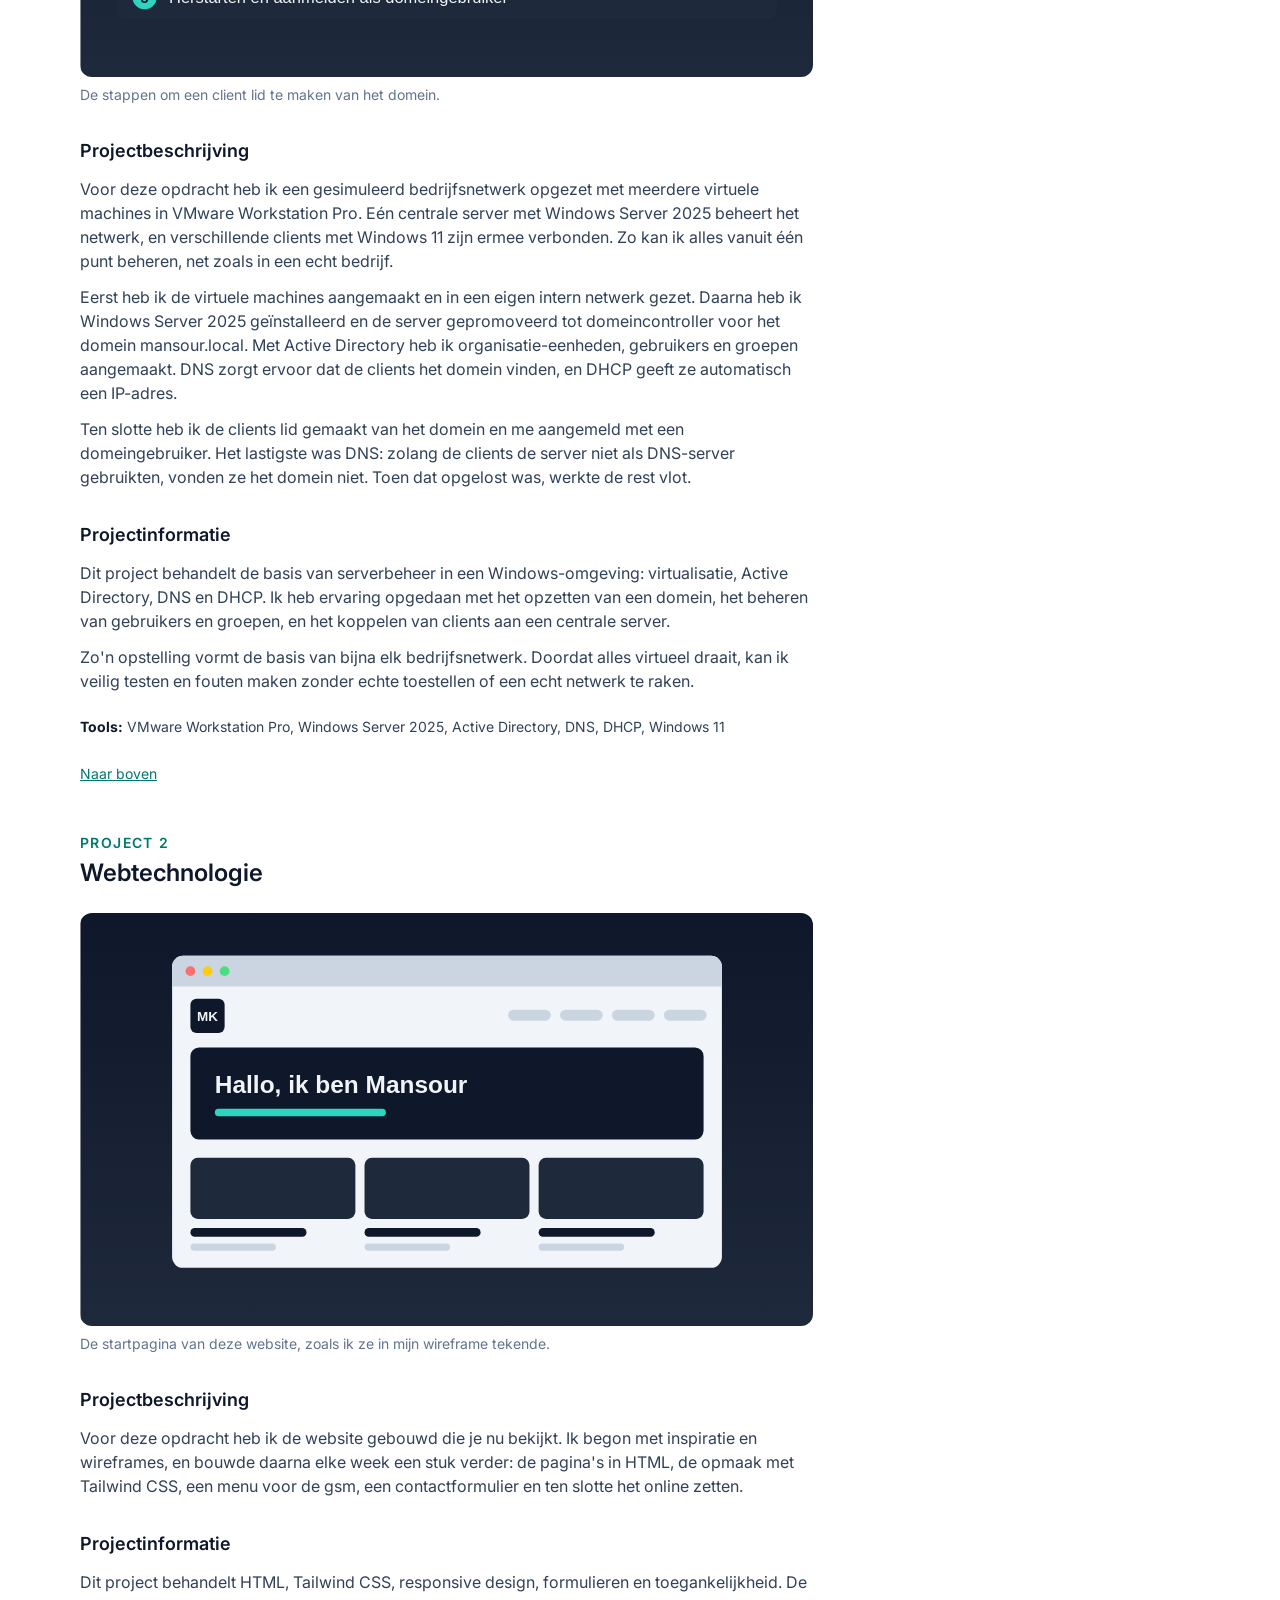
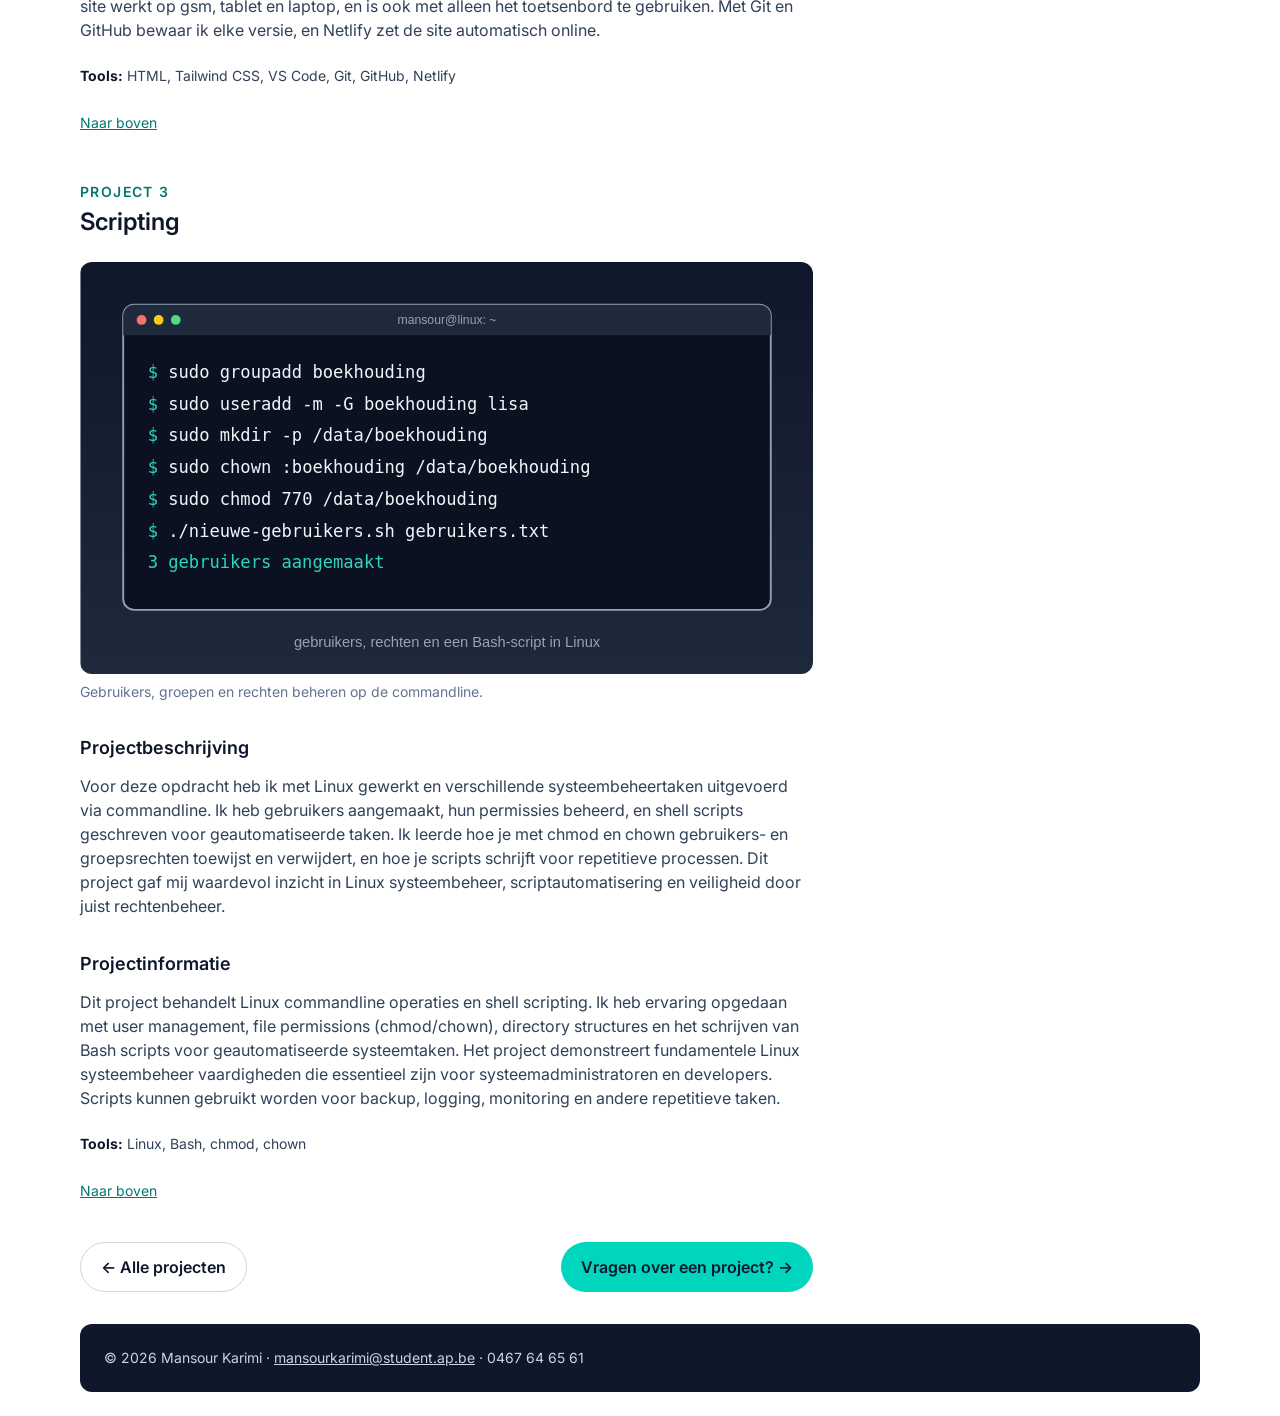
<file: project.html>
<!DOCTYPE html>
<html lang="nl-BE">

<head>
  <meta charset="UTF-8">
  <meta name="viewport" content="width=device-width, initial-scale=1.0">
  <title>Projecten in detail — Mansour Karimi</title>
  <meta name="description" content="Drie projecten van Mansour Karimi: serverbeheer met VMware en Active Directory, webtechnologie met deze website, en scripting in Linux.">
  <!-- Lettertype Inter van Google Fonts -->
  <link rel="preconnect" href="https://fonts.googleapis.com">
  <link rel="preconnect" href="https://fonts.gstatic.com" crossorigin>
  <link href="https://fonts.googleapis.com/css2?family=Inter:wght@400;600&amp;display=swap" rel="stylesheet">
  <!-- Tailwind (gebouwd met de CLI) en daarna mijn eigen CSS -->
  <link rel="stylesheet" href="css/tailwind.css">
  <link rel="stylesheet" href="css/style.css">
</head>
<body class="bg-white text-slate-700">
  <!-- Skiplink: verschijnt pas als je op Tab drukt -->
  <a href="#inhoud" class="sr-only focus:not-sr-only focus:absolute focus-visible:outline-2 focus-visible:outline-offset-2 focus-visible:outline-teal-700">Ga naar de inhoud</a>

  <!-- Buitenste blok: alles staat in het midden, maximaal 72rem breed -->
  <div class="mx-auto max-w-6xl px-4">

    <!-- Header + navigatie -->
    <header class="flex flex-wrap items-center justify-between gap-4 py-4">
      <!-- Logo -->
      <a href="index.html" class="focus-visible:outline-2 focus-visible:outline-offset-2 focus-visible:outline-teal-700">
        <img src="assets/images/logo-horizontaal.svg" alt="Mansour Karimi, naar de startpagina" width="150" height="40">
      </a>

      <!-- Menuknop voor de gsm: een verborgen checkbox met een label (zonder JavaScript) -->
      <input type="checkbox" id="menu-knop" class="peer sr-only">
      <label for="menu-knop" class="rounded border border-slate-300 px-4 py-2 peer-focus-visible:outline-2 peer-focus-visible:outline-teal-700 md:hidden">☰ Menu</label>

      <!-- Menu: verborgen op de gsm, zichtbaar als de checkbox aangevinkt is en altijd vanaf md -->
      <nav aria-label="Hoofdmenu" class="hidden w-full peer-checked:block md:block md:w-auto">
        <ul class="flex flex-col gap-3 md:flex-row md:gap-6">
          <li><a href="index.html" class="hover:text-teal-700 focus-visible:outline-2 focus-visible:outline-offset-2 focus-visible:outline-teal-700">Home</a></li>
          <li><a href="portfolio.html" class="hover:text-teal-700 focus-visible:outline-2 focus-visible:outline-offset-2 focus-visible:outline-teal-700">Portfolio</a></li>
          <li><a href="project.html" aria-current="page" class="font-semibold text-teal-700 underline focus-visible:outline-2 focus-visible:outline-offset-2 focus-visible:outline-teal-700">Project</a></li>
          <li><a href="contact.html" class="hover:text-teal-700 focus-visible:outline-2 focus-visible:outline-offset-2 focus-visible:outline-teal-700">Contact</a></li>
        </ul>
      </nav>
    </header>

    <!-- Inhoud: main en aside naast elkaar op een laptop, onder elkaar op tablet en gsm -->
    <div class="grid gap-10 py-8 lg:grid-cols-3">

      <!-- Main -->
      <main id="inhoud" class="lg:col-span-2">
        <p class="text-sm font-semibold uppercase tracking-widest text-teal-700">Projecten</p>
        <h1 class="mt-1 text-4xl font-semibold text-slate-900">Mijn projecten in detail</h1>
        <p class="mt-3 text-lg text-slate-600">Hier lees je per project wat ik maakte en wat ik ervan leerde.</p>

        <!-- Project 1: Serverbeheer -->
        <section id="serverbeheer" class="mt-12">
          <p class="text-sm font-semibold uppercase tracking-widest text-teal-700">Project 1</p>
          <h2 class="mt-1 text-2xl font-semibold text-slate-900">Serverbeheer</h2>
          <figure class="mt-6">
            <img src="assets/images/project-virtuele-serveromgeving.svg" alt="Schema van server DC01 met de clients CL01 en CL02 in VMware" width="1200" height="675" class="aspect-video w-full rounded-xl object-cover">
            <figcaption class="mt-2 text-sm text-slate-500">De opbouw: één centrale server en twee clients in hetzelfde virtuele netwerk.</figcaption>
          </figure>
          <figure class="mt-6">
            <img src="assets/images/project-dc01-rollen.svg" alt="Schema van DC01 met de rollen AD DS, DNS en DHCP" width="1200" height="675" class="aspect-video w-full rounded-xl object-cover">
            <figcaption class="mt-2 text-sm text-slate-500">De drie belangrijkste diensten op de server.</figcaption>
          </figure>
          <figure class="mt-6">
            <img src="assets/images/project-domein-toevoegen.svg" alt="Vijf stappen om een client aan het domein toe te voegen" width="1200" height="675" class="aspect-video w-full rounded-xl object-cover">
            <figcaption class="mt-2 text-sm text-slate-500">De stappen om een client lid te maken van het domein.</figcaption>
          </figure>
          <h3 class="mt-8 text-lg font-semibold text-slate-900">Projectbeschrijving</h3>
          <p class="mt-3">Voor deze opdracht heb ik een gesimuleerd bedrijfsnetwerk opgezet met meerdere virtuele machines in VMware Workstation Pro. Eén centrale server met Windows Server 2025 beheert het netwerk, en verschillende clients met Windows 11 zijn ermee verbonden. Zo kan ik alles vanuit één punt beheren, net zoals in een echt bedrijf.</p>
          <p class="mt-3">Eerst heb ik de virtuele machines aangemaakt en in een eigen intern netwerk gezet. Daarna heb ik Windows Server 2025 geïnstalleerd en de server gepromoveerd tot domeincontroller voor het domein mansour.local. Met Active Directory heb ik organisatie-eenheden, gebruikers en groepen aangemaakt. DNS zorgt ervoor dat de clients het domein vinden, en DHCP geeft ze automatisch een IP-adres.</p>
          <p class="mt-3">Ten slotte heb ik de clients lid gemaakt van het domein en me aangemeld met een domeingebruiker. Het lastigste was DNS: zolang de clients de server niet als DNS-server gebruikten, vonden ze het domein niet. Toen dat opgelost was, werkte de rest vlot.</p>
          <h3 class="mt-8 text-lg font-semibold text-slate-900">Projectinformatie</h3>
          <p class="mt-3">Dit project behandelt de basis van serverbeheer in een Windows-omgeving: virtualisatie, Active Directory, DNS en DHCP. Ik heb ervaring opgedaan met het opzetten van een domein, het beheren van gebruikers en groepen, en het koppelen van clients aan een centrale server.</p>
          <p class="mt-3">Zo'n opstelling vormt de basis van bijna elk bedrijfsnetwerk. Doordat alles virtueel draait, kan ik veilig testen en fouten maken zonder echte toestellen of een echt netwerk te raken.</p>
          <p class="mt-6 text-sm"><strong class="text-slate-900">Tools:</strong> VMware Workstation Pro, Windows Server 2025, Active Directory, DNS, DHCP, Windows 11</p>
          <p class="mt-6"><a href="#inhoud" class="text-sm text-teal-700 underline focus-visible:outline-2 focus-visible:outline-offset-2 focus-visible:outline-teal-700">Naar boven</a></p>
        </section>

        <!-- Project 2: Webtechnologie -->
        <section id="webtechnologie" class="mt-12">
          <p class="text-sm font-semibold uppercase tracking-widest text-teal-700">Project 2</p>
          <h2 class="mt-1 text-2xl font-semibold text-slate-900">Webtechnologie</h2>
          <figure class="mt-6">
            <img src="assets/images/project-portfolio-website.svg" alt="Schets van de startpagina van deze website" width="1200" height="675" class="aspect-video w-full rounded-xl object-cover">
            <figcaption class="mt-2 text-sm text-slate-500">De startpagina van deze website, zoals ik ze in mijn wireframe tekende.</figcaption>
          </figure>
          <h3 class="mt-8 text-lg font-semibold text-slate-900">Projectbeschrijving</h3>
          <p class="mt-3">Voor deze opdracht heb ik de website gebouwd die je nu bekijkt. Ik begon met inspiratie en wireframes, en bouwde daarna elke week een stuk verder: de pagina's in HTML, de opmaak met Tailwind CSS, een menu voor de gsm, een contactformulier en ten slotte het online zetten.</p>
          <h3 class="mt-8 text-lg font-semibold text-slate-900">Projectinformatie</h3>
          <p class="mt-3">Dit project behandelt HTML, Tailwind CSS, responsive design, formulieren en toegankelijkheid. De site werkt op gsm, tablet en laptop, en is ook met alleen het toetsenbord te gebruiken. Met Git en GitHub bewaar ik elke versie, en Netlify zet de site automatisch online.</p>
          <p class="mt-6 text-sm"><strong class="text-slate-900">Tools:</strong> HTML, Tailwind CSS, VS Code, Git, GitHub, Netlify</p>
          <p class="mt-6"><a href="#inhoud" class="text-sm text-teal-700 underline focus-visible:outline-2 focus-visible:outline-offset-2 focus-visible:outline-teal-700">Naar boven</a></p>
        </section>

        <!-- Project 3: Scripting -->
        <section id="scripting" class="mt-12">
          <p class="text-sm font-semibold uppercase tracking-widest text-teal-700">Project 3</p>
          <h2 class="mt-1 text-2xl font-semibold text-slate-900">Scripting</h2>
          <figure class="mt-6">
            <img src="assets/images/project-scripting.svg" alt="Terminalvenster met Linux-commando's voor gebruikers, groepen en rechten" width="1200" height="675" class="aspect-video w-full rounded-xl object-cover">
            <figcaption class="mt-2 text-sm text-slate-500">Gebruikers, groepen en rechten beheren op de commandline.</figcaption>
          </figure>
          <h3 class="mt-8 text-lg font-semibold text-slate-900">Projectbeschrijving</h3>
          <p class="mt-3">Voor deze opdracht heb ik met Linux gewerkt en verschillende systeembeheertaken uitgevoerd via commandline. Ik heb gebruikers aangemaakt, hun permissies beheerd, en shell scripts geschreven voor geautomatiseerde taken. Ik leerde hoe je met chmod en chown gebruikers- en groepsrechten toewijst en verwijdert, en hoe je scripts schrijft voor repetitieve processen. Dit project gaf mij waardevol inzicht in Linux systeembeheer, scriptautomatisering en veiligheid door juist rechtenbeheer.</p>
          <h3 class="mt-8 text-lg font-semibold text-slate-900">Projectinformatie</h3>
          <p class="mt-3">Dit project behandelt Linux commandline operaties en shell scripting. Ik heb ervaring opgedaan met user management, file permissions (chmod/chown), directory structures en het schrijven van Bash scripts voor geautomatiseerde systeemtaken. Het project demonstreert fundamentele Linux systeembeheer vaardigheden die essentieel zijn voor systeemadministratoren en developers. Scripts kunnen gebruikt worden voor backup, logging, monitoring en andere repetitieve taken.</p>
          <p class="mt-6 text-sm"><strong class="text-slate-900">Tools:</strong> Linux, Bash, chmod, chown</p>
          <p class="mt-6"><a href="#inhoud" class="text-sm text-teal-700 underline focus-visible:outline-2 focus-visible:outline-offset-2 focus-visible:outline-teal-700">Naar boven</a></p>
        </section>

        <!-- Knoppen onderaan -->
        <div class="mt-10 flex flex-wrap justify-between gap-3">
          <a href="portfolio.html" class="inline-flex items-center gap-2 rounded-full border border-slate-300 px-5 py-3 font-semibold text-slate-900 hover:bg-slate-100 focus-visible:outline-2 focus-visible:outline-offset-2 focus-visible:outline-teal-700">← Alle projecten</a>
          <a href="contact.html" class="inline-flex items-center gap-2 rounded-full bg-teal-400 px-5 py-3 font-semibold text-slate-900 hover:bg-teal-300 focus-visible:outline-2 focus-visible:outline-offset-2 focus-visible:outline-teal-700">Vragen over een project? →</a>
        </div>
      </main>

      <!-- Aside -->
      <aside class="space-y-8">
        <!-- Links naar de projecten op deze pagina -->
        <section class="rounded-2xl bg-slate-100 p-6">
          <h2 class="text-lg font-semibold text-slate-900">Op deze pagina</h2>
          <ul class="mt-3 space-y-2">
            <li><a href="#serverbeheer" class="text-teal-700 underline focus-visible:outline-2 focus-visible:outline-offset-2 focus-visible:outline-teal-700">Project 1: Serverbeheer</a></li>
            <li><a href="#webtechnologie" class="text-teal-700 underline focus-visible:outline-2 focus-visible:outline-offset-2 focus-visible:outline-teal-700">Project 2: Webtechnologie</a></li>
            <li><a href="#scripting" class="text-teal-700 underline focus-visible:outline-2 focus-visible:outline-offset-2 focus-visible:outline-teal-700">Project 3: Scripting</a></li>
          </ul>
        </section>

        <!-- Projectinfo -->
        <section class="rounded-2xl bg-slate-100 p-6">
          <h2 class="text-lg font-semibold text-slate-900">Projectinfo</h2>
          <ul class="mt-3 space-y-2 text-sm">
            <li><strong class="text-slate-900">Opleiding:</strong> Graduaat Systeem- en netwerkbeheer</li>
            <li><strong class="text-slate-900">School:</strong> AP Hogeschool</li>
            <li><strong class="text-slate-900">Jaar:</strong> 2026–2027</li>
          </ul>
        </section>
      </aside>

    </div>

    <!-- Footer -->
    <footer class="mb-6 rounded-xl bg-slate-900 p-6 text-sm text-slate-300">
      <p>&copy; 2026 Mansour Karimi · <a href="mailto:mansourkarimi@student.ap.be" class="underline hover:text-teal-300 focus-visible:outline-2 focus-visible:outline-offset-2 focus-visible:outline-teal-700">mansourkarimi@student.ap.be</a> · 0467 64 65 61</p>
    </footer>

  </div>
</body>

</html>
</file>
<file: css/style.css>
/* ========== EIGEN CSS VAN MIJN PORTFOLIO ========== */

/* Lettertype: Inter van Google Fonts, met een reserve */
body {
  font-family: "Inter", sans-serif;
}
</file>
